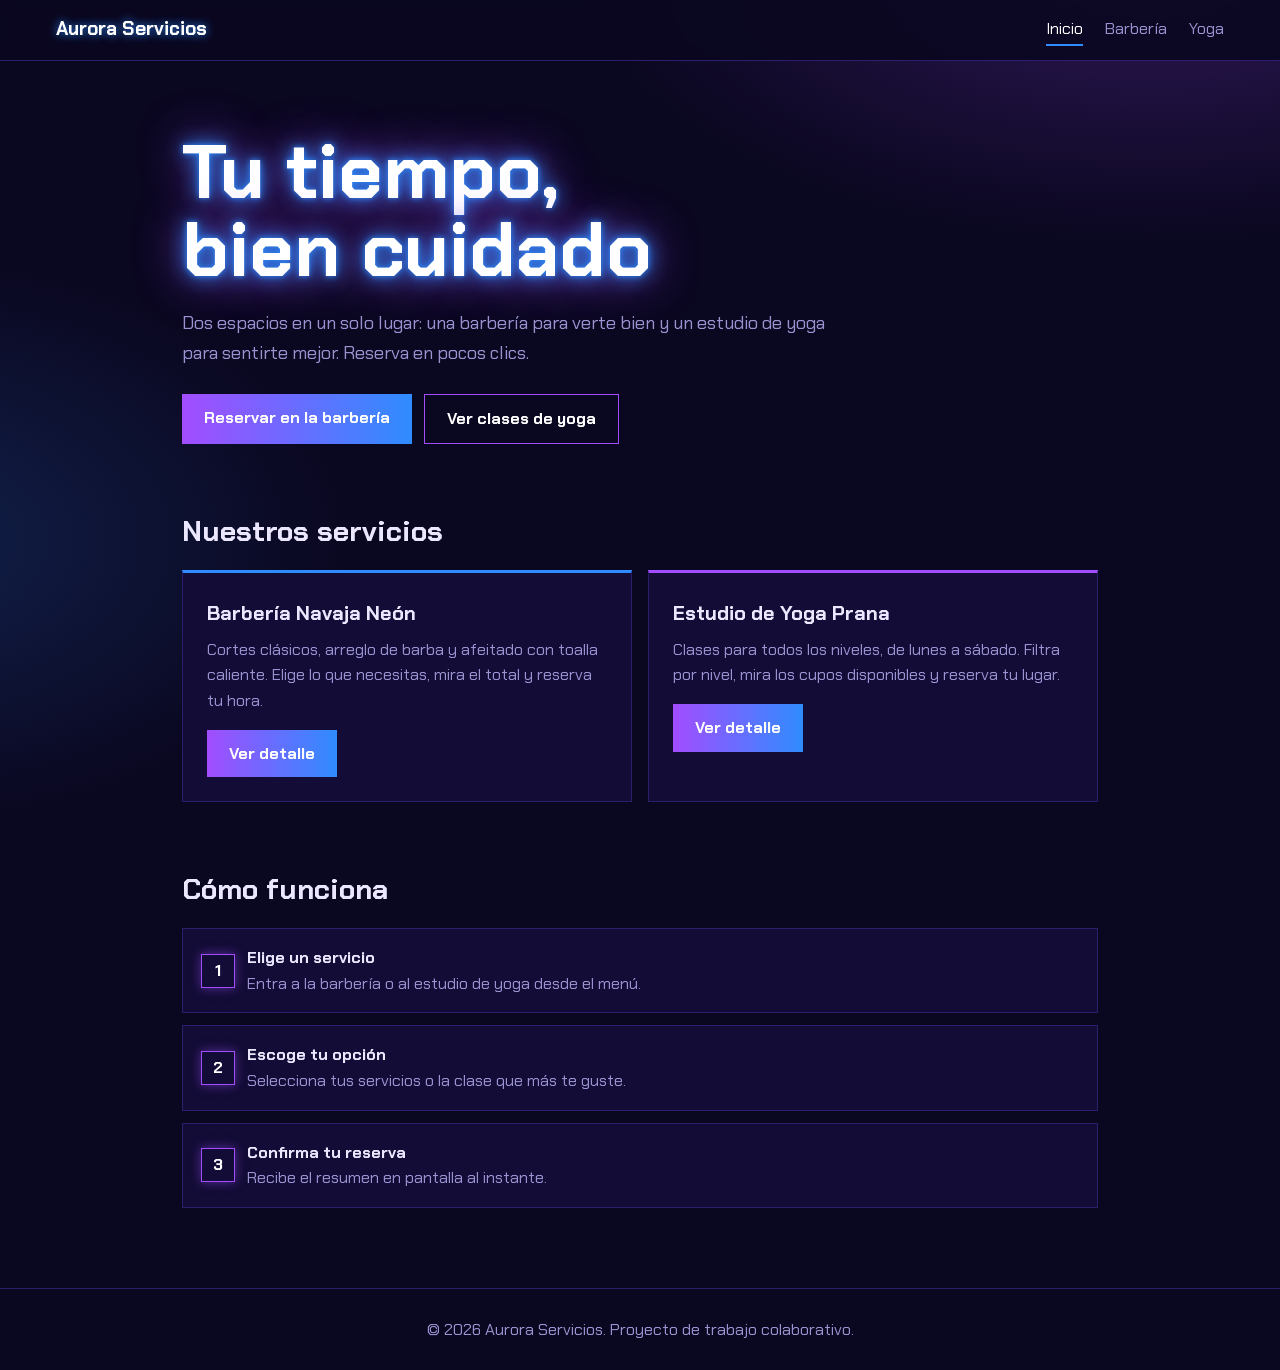
<file: index.html>
<!DOCTYPE html>
<html lang="es">
<head>
  <meta charset="UTF-8">
  <meta name="viewport" content="width=device-width, initial-scale=1">
  <title>Aurora Servicios | Inicio</title>
  <link rel="preconnect" href="https://fonts.googleapis.com">
  <link rel="preconnect" href="https://fonts.gstatic.com" crossorigin>
  <link href="https://fonts.googleapis.com/css2?family=Chakra+Petch:wght@400;500;700&display=swap" rel="stylesheet">
  <link rel="stylesheet" href="style.css">
</head>
<body>
  <header class="top">
    <a class="logo" href="index.html">Aurora&nbsp;Servicios</a>
    <nav>
      <a href="index.html">Inicio</a>
      <a href="servicio1.html">Barbería</a>
      <a href="servicio2.html">Yoga</a>
    </nav>
  </header>

  <main>
    <section class="hero">
      <h1 class="neon">Tu tiempo,<br>bien cuidado</h1>
      <p>Dos espacios en un solo lugar: una barbería para verte bien y un estudio de yoga para sentirte mejor. Reserva en pocos clics.</p>
      <div class="acciones">
        <a class="btn" href="servicio1.html">Reservar en la barbería</a>
        <a class="btn sec" href="servicio2.html">Ver clases de yoga</a>
      </div>
    </section>

    <section>
      <h2>Nuestros servicios</h2>
      <div class="cards">
        <article class="card azul reveal">
          <h3>Barbería Navaja Neón</h3>
          <p>Cortes clásicos, arreglo de barba y afeitado con toalla caliente. Elige lo que necesitas, mira el total y reserva tu hora.</p>
          <a class="btn" href="servicio1.html">Ver detalle</a>
        </article>
        <article class="card violeta reveal">
          <h3>Estudio de Yoga Prana</h3>
          <p>Clases para todos los niveles, de lunes a sábado. Filtra por nivel, mira los cupos disponibles y reserva tu lugar.</p>
          <a class="btn" href="servicio2.html">Ver detalle</a>
        </article>
      </div>
    </section>

    <section>
      <h2>Cómo funciona</h2>
      <ol class="pasos">
        <li class="reveal"><strong>Elige un servicio</strong><span>Entra a la barbería o al estudio de yoga desde el menú.</span></li>
        <li class="reveal"><strong>Escoge tu opción</strong><span>Selecciona tus servicios o la clase que más te guste.</span></li>
        <li class="reveal"><strong>Confirma tu reserva</strong><span>Recibe el resumen en pantalla al instante.</span></li>
      </ol>
    </section>
  </main>

  <footer>
    <p>© <span id="anio"></span> Aurora Servicios. Proyecto de trabajo colaborativo.</p>
  </footer>
  <script src="script.js"></script>
</body>
</html>
</file>
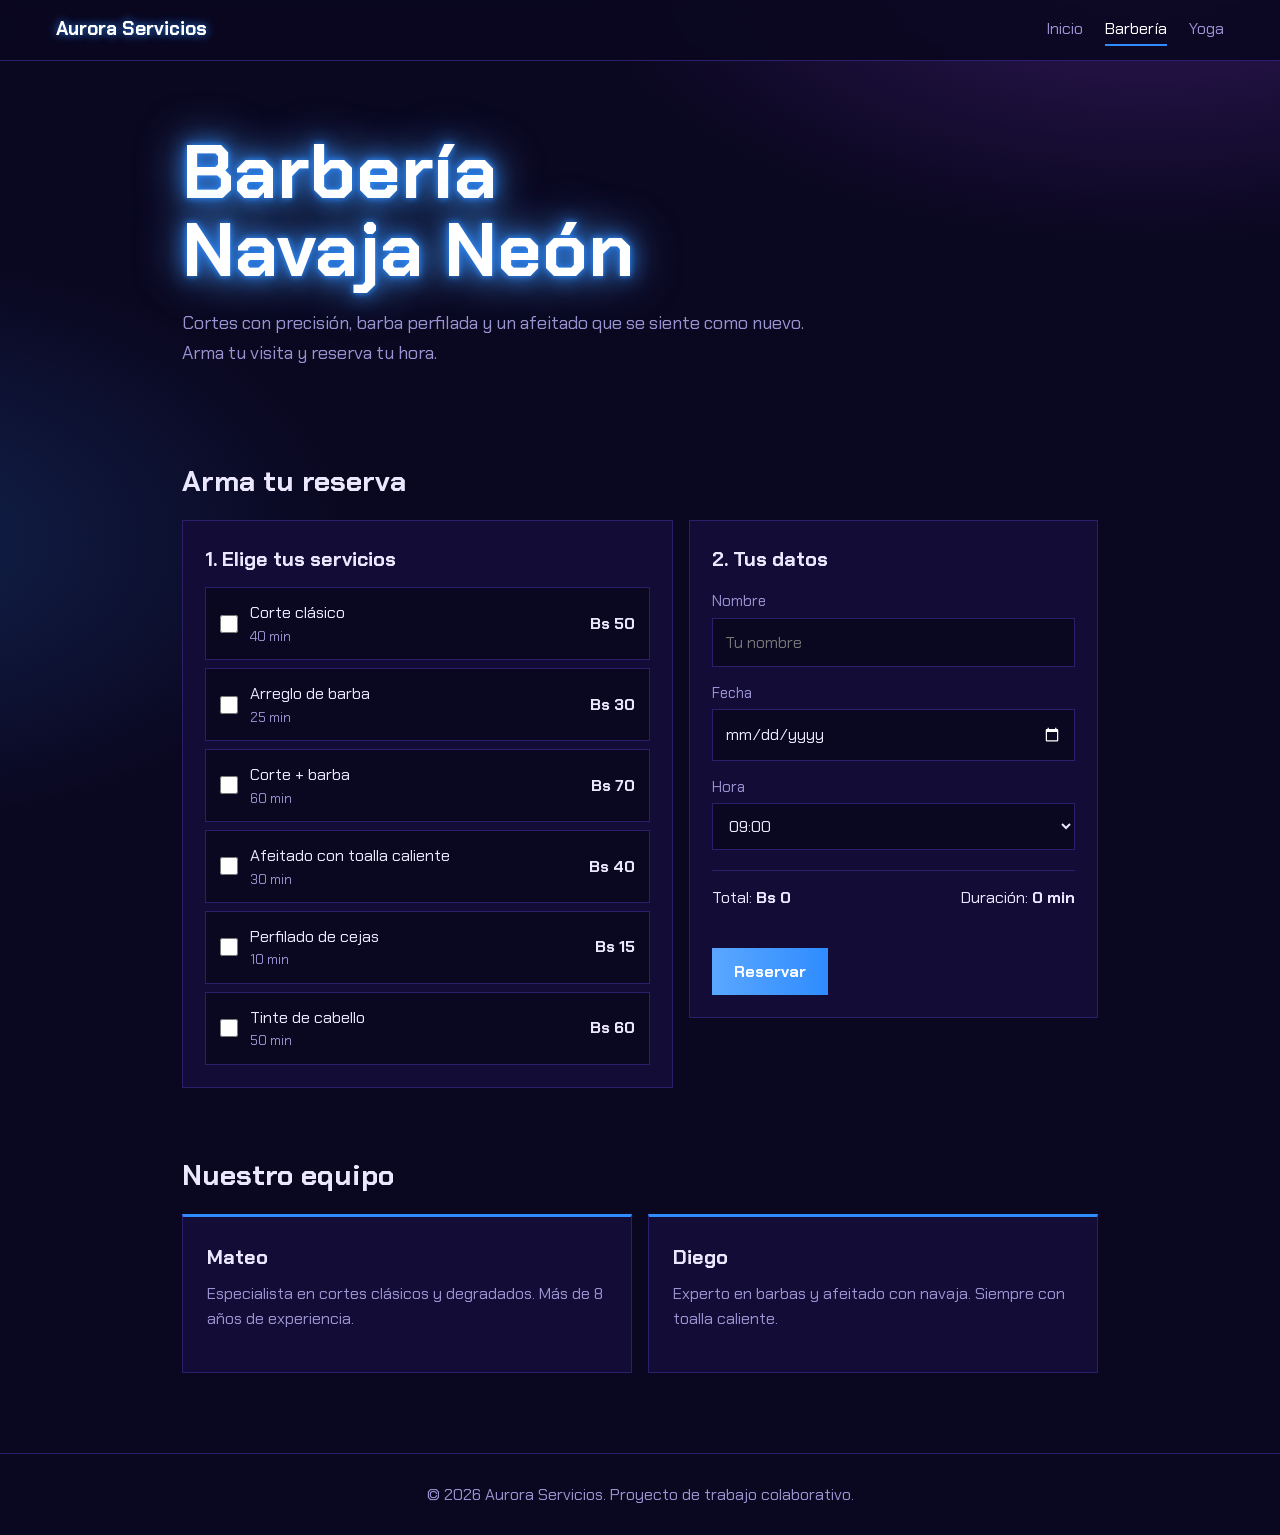
<file: servicio1.html>
<!DOCTYPE html>
<html lang="es">
<head>
  <meta charset="UTF-8">
  <meta name="viewport" content="width=device-width, initial-scale=1">
  <title>Barbería Navaja Neón | Aurora Servicios</title>
  <link rel="preconnect" href="https://fonts.googleapis.com">
  <link rel="preconnect" href="https://fonts.gstatic.com" crossorigin>
  <link href="https://fonts.googleapis.com/css2?family=Chakra+Petch:wght@400;500;700&display=swap" rel="stylesheet">
  <link rel="stylesheet" href="style.css">
  <link rel="stylesheet" href="servicio1.css">
</head>
<body>
  <header class="top">
    <a class="logo" href="index.html">Aurora&nbsp;Servicios</a>
    <nav>
      <a href="index.html">Inicio</a>
      <a href="servicio1.html">Barbería</a>
      <a href="servicio2.html">Yoga</a>
    </nav>
  </header>

  <main>
    <section class="hero">
      <h1 class="neon">Barbería<br>Navaja Neón</h1>
      <p>Cortes con precisión, barba perfilada y un afeitado que se siente como nuevo. Arma tu visita y reserva tu hora.</p>
    </section>

    <section>
      <h2>Arma tu reserva</h2>
      <div class="reserva">
        <div class="panel-caja">
          <h3>1. Elige tus servicios</h3>
          <div id="lista-servicios" class="lista-servicios"></div>
        </div>

        <div class="panel-caja">
          <h3>2. Tus datos</h3>
          <form id="form" autocomplete="off" novalidate>
            <label for="nombre">Nombre</label>
            <input id="nombre" type="text" maxlength="40" placeholder="Tu nombre">
            <label for="fecha">Fecha</label>
            <input id="fecha" type="date">
            <label for="hora">Hora</label>
            <select id="hora"></select>

            <div class="resumen">
              <span>Total: <strong id="total">Bs 0</strong></span>
              <span>Duración: <strong id="duracion">0 min</strong></span>
            </div>
            <p id="error" class="error" role="alert"></p>
            <button class="btn" type="submit">Reservar</button>
          </form>
        </div>
      </div>
      <div id="confirmacion" aria-live="polite"></div>
    </section>

    <section>
      <h2>Nuestro equipo</h2>
      <div class="cards">
        <article class="card azul"><h3>Mateo</h3><p>Especialista en cortes clásicos y degradados. Más de 8 años de experiencia.</p></article>
        <article class="card"><h3>Diego</h3><p>Experto en barbas y afeitado con navaja. Siempre con toalla caliente.</p></article>
      </div>
    </section>
  </main>

  <footer><p>© <span id="anio"></span> Aurora Servicios. Proyecto de trabajo colaborativo.</p></footer>
  <script src="script.js"></script>
  <script src="servicio1.js"></script>
</body>
</html>
</file>
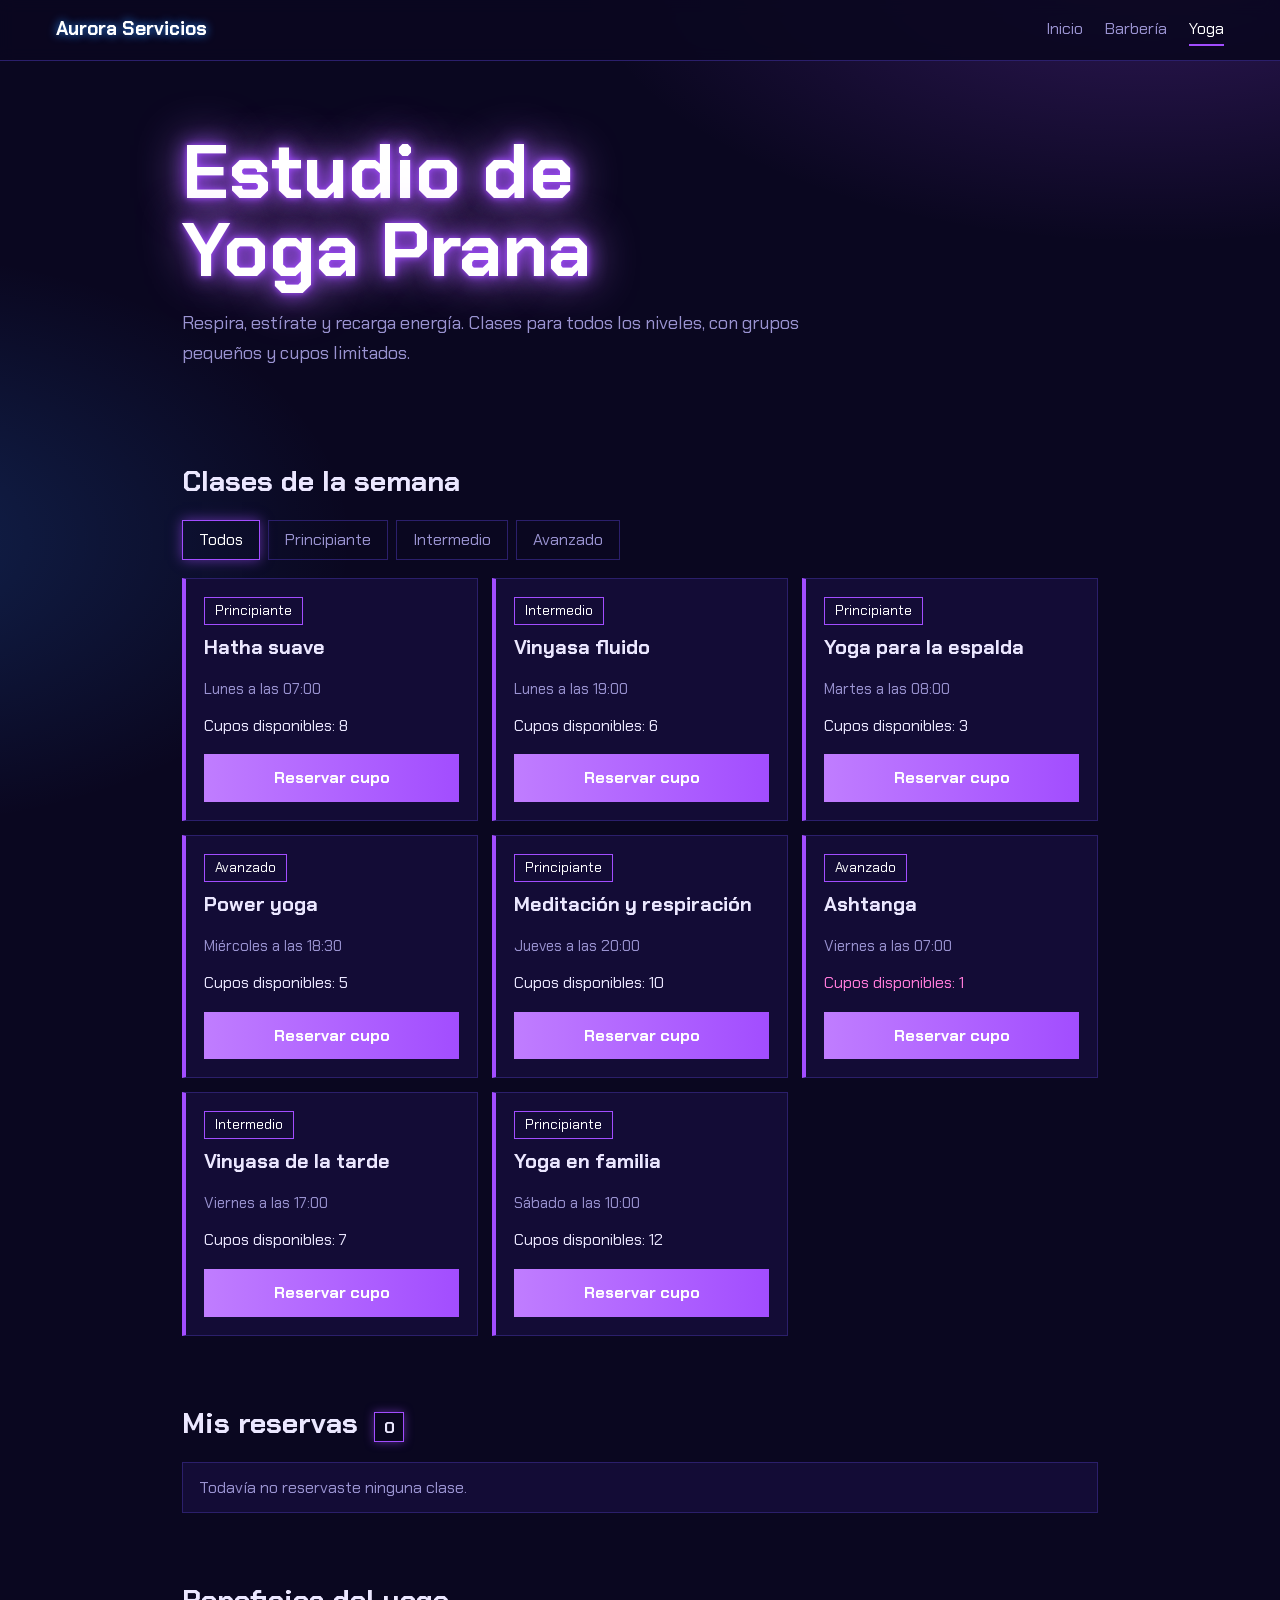
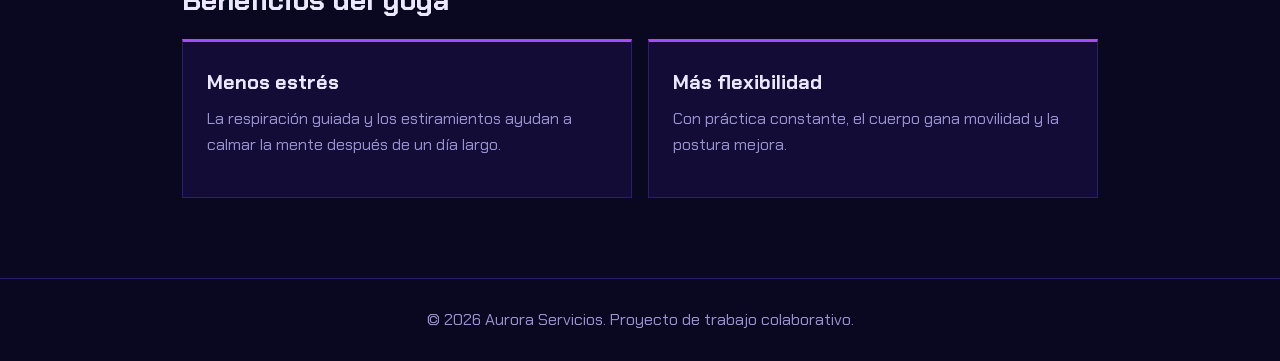
<file: servicio2.html>
<!DOCTYPE html>
<html lang="es">
<head>
  <meta charset="UTF-8">
  <meta name="viewport" content="width=device-width, initial-scale=1">
  <title>Estudio de Yoga Prana | Aurora Servicios</title>
  <link rel="preconnect" href="https://fonts.googleapis.com">
  <link rel="preconnect" href="https://fonts.gstatic.com" crossorigin>
  <link href="https://fonts.googleapis.com/css2?family=Chakra+Petch:wght@400;500;700&display=swap" rel="stylesheet">
  <link rel="stylesheet" href="style.css">
  <link rel="stylesheet" href="servicio2.css">
</head>
<body>
  <header class="top">
    <a class="logo" href="index.html">Aurora&nbsp;Servicios</a>
    <nav>
      <a href="index.html">Inicio</a>
      <a href="servicio1.html">Barbería</a>
      <a href="servicio2.html">Yoga</a>
    </nav>
  </header>

  <main>
    <section class="hero">
      <h1 class="neon">Estudio de<br>Yoga Prana</h1>
      <p>Respira, estírate y recarga energía. Clases para todos los niveles, con grupos pequeños y cupos limitados.</p>
    </section>

    <section>
      <h2>Clases de la semana</h2>
      <div id="filtros" class="chips"></div>
      <div id="clases" class="clases"></div>
    </section>

    <section>
      <h2>Mis reservas <span id="cuenta-reservas" class="cuenta">0</span></h2>
      <ul id="reservas" class="reservas"></ul>
    </section>

    <section>
      <h2>Beneficios del yoga</h2>
      <div class="cards">
        <article class="card violeta"><h3>Menos estrés</h3><p>La respiración guiada y los estiramientos ayudan a calmar la mente después de un día largo.</p></article>
        <article class="card violeta"><h3>Más flexibilidad</h3><p>Con práctica constante, el cuerpo gana movilidad y la postura mejora.</p></article>
      </div>
    </section>
  </main>

  <footer><p>© <span id="anio"></span> Aurora Servicios. Proyecto de trabajo colaborativo.</p></footer>
  <script src="script.js"></script>
  <script src="servicio2.js"></script>
</body>
</html>
</file>
<file: style.css>
/* Estilos compartidos por todo el sitio */
:root {
  --vacio: #0a0720;
  --panel: #130c36;
  --borde: #2b1f6b;
  --violeta: #a24dff;
  --azul: #2f8cff;
  --texto: #ebe7ff;
  --apagado: #9a93d1;
  --acento: var(--azul);
  --acento2: var(--violeta);
}
* { box-sizing: border-box; margin: 0; }
html { scroll-behavior: smooth; }
body {
  font-family: "Chakra Petch", system-ui, sans-serif;
  line-height: 1.6;
  color: var(--texto);
  background:
    radial-gradient(60rem 30rem at 90% -5%, rgba(162,77,255,.25), transparent 60%),
    radial-gradient(50rem 30rem at -10% 60%, rgba(47,140,255,.2), transparent 60%),
    var(--vacio);
  background-attachment: fixed;
}
a { color: inherit; text-decoration: none; }
:focus-visible { outline: 2px solid var(--acento); outline-offset: 2px; }

.top {
  position: sticky; top: 0; z-index: 10;
  display: flex; justify-content: space-between; align-items: center; flex-wrap: wrap; gap: 8px 24px;
  padding: 14px clamp(16px, 5vw, 56px);
  background: rgba(10,7,32,.9); backdrop-filter: blur(8px);
  border-bottom: 1px solid var(--borde);
}
.logo { font-weight: 700; font-size: 1.2rem; color: #fff; text-shadow: 0 0 10px var(--azul); }
.top nav { display: flex; gap: 22px; flex-wrap: wrap; }
.top nav a { color: var(--apagado); border-bottom: 2px solid transparent; padding: 2px 0; }
.top nav a:hover, .top nav a.actual { color: #fff; border-color: var(--acento); }

main { width: min(980px, 100%); margin: 0 auto; padding: 0 clamp(16px, 5vw, 32px); }
section { padding: 56px 0 8px; }
h2 { font-size: 1.8rem; margin-bottom: 16px; }
h3 { font-size: 1.25rem; margin-bottom: 8px; }

.hero { padding-top: 72px; }
.neon {
  font-size: clamp(2.6rem, 9vw, 4.8rem); font-weight: 700; line-height: 1.02; color: #fff;
  text-shadow: 0 0 6px var(--acento), 0 0 20px var(--acento), 0 0 48px var(--acento2);
  animation: encender 1.4s steps(1, end) 1;
}
@keyframes encender {
  0%, 18%, 22%, 50%, 54% { opacity: .15; text-shadow: none; }
  20%, 52%, 100% { opacity: 1; }
}
.hero p { margin: 20px 0 26px; max-width: 54ch; font-size: 1.15rem; color: var(--apagado); }
.acciones { display: flex; gap: 12px; flex-wrap: wrap; }

.btn {
  display: inline-block; font: inherit; font-weight: 700; color: #fff; cursor: pointer;
  background: linear-gradient(90deg, var(--acento2), var(--acento)); border: 0; padding: 11px 22px;
}
.btn:hover { box-shadow: 0 0 18px var(--acento2); }
.btn.sec { background: none; border: 1px solid var(--acento2); }
.btn:disabled { opacity: .45; cursor: not-allowed; box-shadow: none; }

.cards { display: grid; grid-template-columns: 1fr 1fr; gap: 16px; }
.card { padding: 24px; background: var(--panel); border: 1px solid var(--borde); border-top: 3px solid var(--azul); }
.card.violeta { border-top-color: var(--violeta); }
.card p { color: var(--apagado); margin-bottom: 16px; }

.pasos { list-style: none; padding: 0; display: grid; gap: 12px; counter-reset: p; }
.pasos li { display: flex; flex-direction: column; padding: 16px 20px 16px 64px; position: relative; background: var(--panel); border: 1px solid var(--borde); }
.pasos li::before {
  counter-increment: p; content: counter(p); position: absolute; left: 18px; top: 50%; transform: translateY(-50%);
  width: 32px; height: 32px; display: grid; place-items: center; font-weight: 700;
  border: 1px solid var(--violeta); color: #fff; box-shadow: 0 0 10px rgba(162,77,255,.5);
}
.pasos span { color: var(--apagado); }

footer { margin-top: 72px; padding: 28px 16px; text-align: center; color: var(--apagado); border-top: 1px solid var(--borde); }

.js .reveal { opacity: 0; transform: translateY(18px); transition: opacity .6s, transform .6s; }
.js .reveal.visible { opacity: 1; transform: none; }

@media (max-width: 640px) { .cards { grid-template-columns: 1fr; } }
@media (prefers-reduced-motion: reduce) {
  html { scroll-behavior: auto; }
  * { animation: none !important; transition: none !important; }
}
</file>
<file: servicio1.css>
/* Estilos solo de la página Barbería (acento azul) */
:root { --acento: #2f8cff; --acento2: #5aa7ff; }
.reserva { display: grid; grid-template-columns: 1.2fr 1fr; gap: 16px; align-items: start; }
.panel-caja { background: var(--panel); border: 1px solid var(--borde); padding: 22px; }
.lista-servicios { display: grid; gap: 8px; margin-top: 12px; }
.servicio {
  display: flex; align-items: center; gap: 12px; padding: 12px 14px; cursor: pointer;
  background: var(--vacio); border: 1px solid var(--borde); transition: border-color .2s, box-shadow .2s;
}
.servicio:hover { border-color: var(--acento); }
.servicio.marcado { border-color: var(--acento); box-shadow: 0 0 14px rgba(47,140,255,.4); }
.servicio input { width: 18px; height: 18px; accent-color: var(--acento); }
.servicio .nombre { flex: 1; }
.servicio small { display: block; color: var(--apagado); }
.servicio .precio { font-weight: 700; }

form label { display: block; margin: 14px 0 4px; color: var(--apagado); font-size: .95rem; }
form input, form select {
  width: 100%; padding: 11px 12px; font: inherit; color: var(--texto);
  background: var(--vacio); border: 1px solid var(--borde); outline: none; color-scheme: dark;
}
form input:focus, form select:focus { border-color: var(--acento); box-shadow: 0 0 12px rgba(47,140,255,.45); }
.resumen { display: flex; justify-content: space-between; gap: 12px; margin: 20px 0 6px; padding-top: 14px; border-top: 1px solid var(--borde); }
.error { min-height: 1.5em; color: #ff7ad9; font-size: .95rem; margin-bottom: 8px; }
#confirmacion .ok {
  margin-top: 16px; padding: 22px; background: var(--panel);
  border: 1px solid var(--acento); box-shadow: 0 0 22px rgba(47,140,255,.35);
}
#confirmacion .ok ul { margin: 10px 0 0 18px; color: var(--apagado); }
@media (max-width: 760px) { .reserva { grid-template-columns: 1fr; } }
</file>
<file: servicio2.css>
/* Estilos solo de la página Yoga (acento violeta) */
:root { --acento: #a24dff; --acento2: #c07dff; }
.chips { display: flex; flex-wrap: wrap; gap: 8px; margin-bottom: 18px; }
.chips button { font: inherit; background: none; color: var(--apagado); border: 1px solid var(--borde); padding: 6px 16px; cursor: pointer; }
.chips button.activo { color: #fff; border-color: var(--acento); box-shadow: 0 0 12px rgba(162,77,255,.55); }
.clases { display: grid; grid-template-columns: repeat(auto-fill, minmax(260px, 1fr)); gap: 14px; }
.clase { background: var(--panel); border: 1px solid var(--borde); border-left: 4px solid var(--acento); padding: 18px; display: flex; flex-direction: column; gap: 6px; }
.clase.completa { border-left-color: var(--borde); opacity: .75; }
.clase .meta { color: var(--apagado); font-size: .95rem; }
.clase .nivel { align-self: flex-start; font-size: .85rem; padding: 2px 10px; border: 1px solid var(--acento); color: #fff; }
.clase .cupos { margin: 6px 0 10px; }
.clase .cupos.poco { color: #ff7ad9; }
.cuenta { display: inline-grid; place-items: center; min-width: 30px; height: 30px; margin-left: 8px; font-size: 1rem; border: 1px solid var(--acento); box-shadow: 0 0 10px rgba(162,77,255,.5); }
.reservas { list-style: none; padding: 0; display: grid; gap: 8px; }
.reservas li { display: flex; justify-content: space-between; align-items: center; gap: 12px; padding: 12px 16px; background: var(--panel); border: 1px solid var(--borde); }
.reservas button { background: none; border: 1px solid var(--borde); color: var(--apagado); font: inherit; padding: 4px 12px; cursor: pointer; }
.reservas button:hover { color: #fff; border-color: #ff7ad9; }
.vacio { color: var(--apagado); }
</file>
